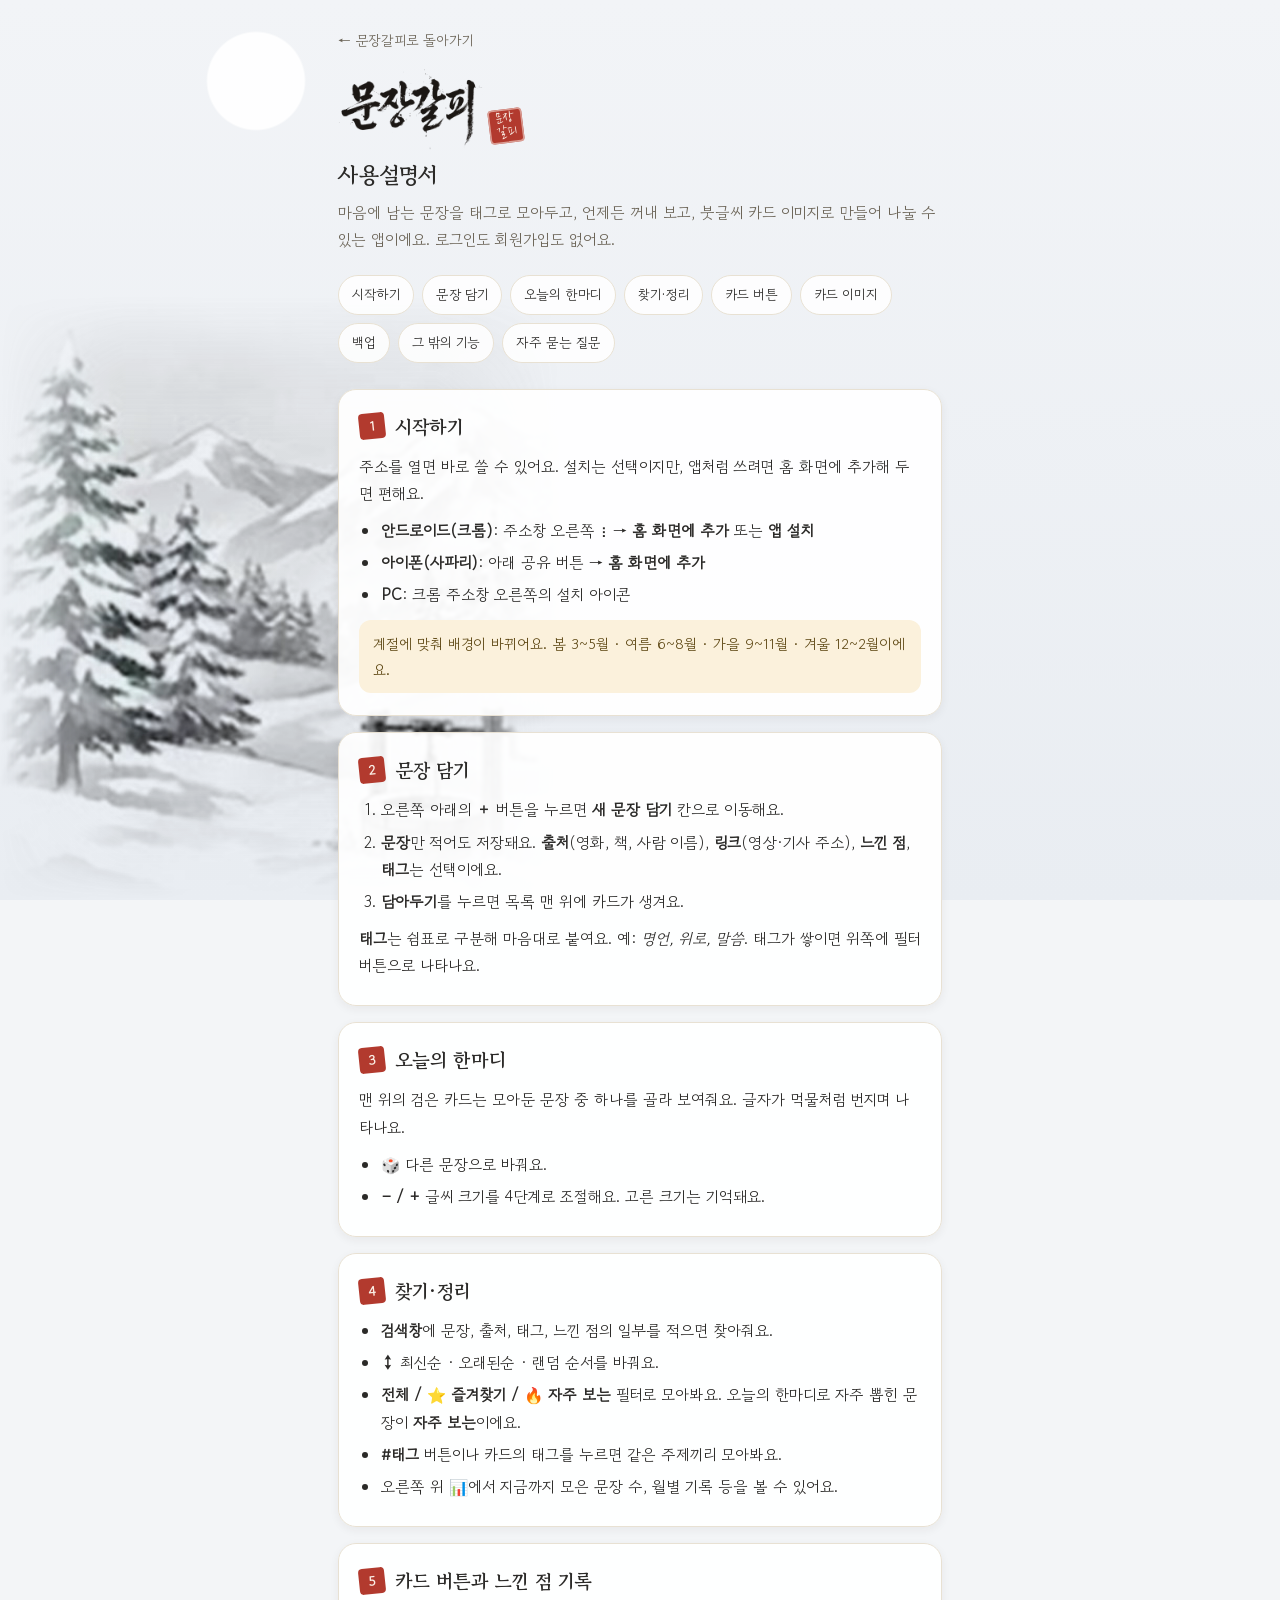
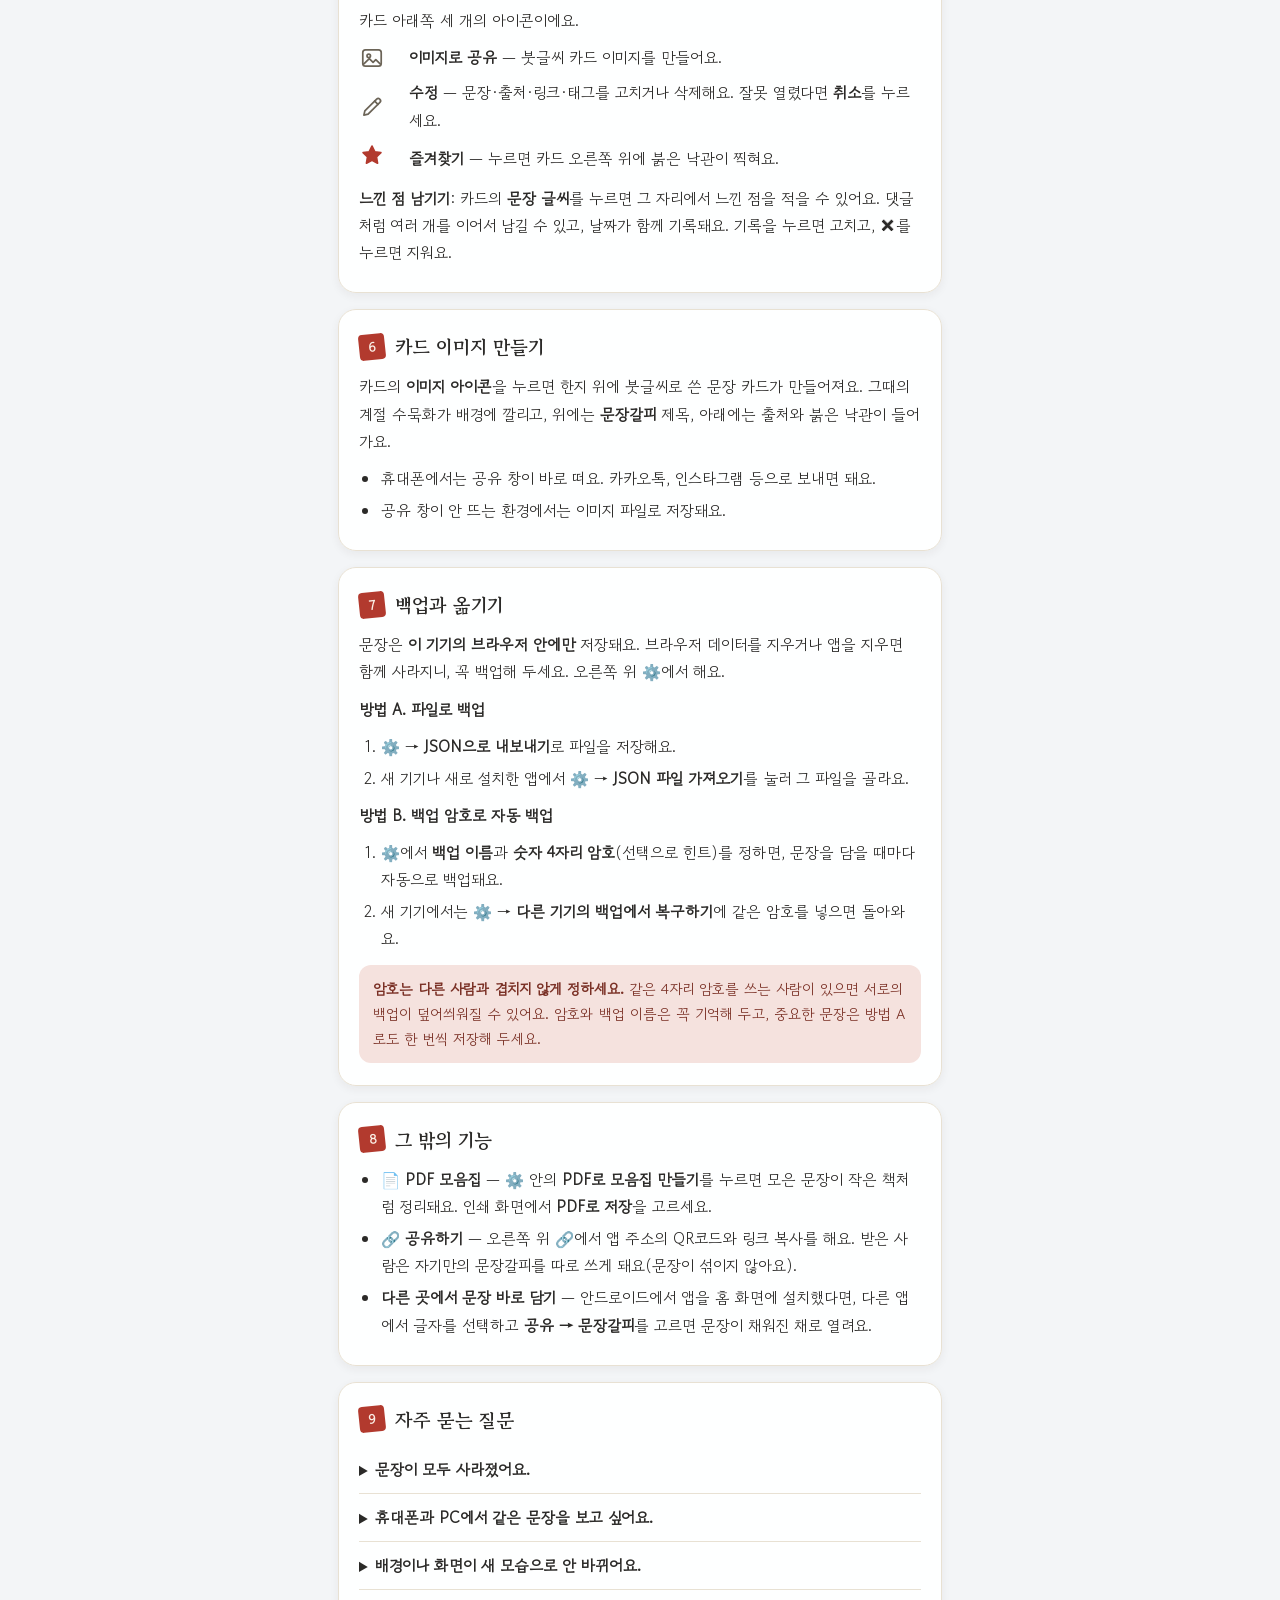
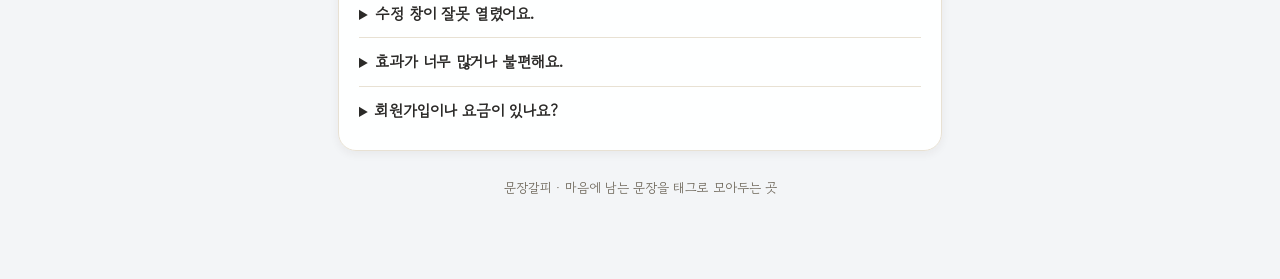
<file: guide.html>
<!DOCTYPE html>
<html lang="ko">
<head>
<meta charset="UTF-8">
<meta name="viewport" content="width=device-width, initial-scale=1.0, viewport-fit=cover">
<title>문장갈피 사용설명서</title>
<meta name="theme-color" content="#2B2A28">
<link rel="icon" href="icon-192.png" type="image/png" sizes="192x192">
<link rel="preconnect" href="https://fonts.googleapis.com">
<link rel="preconnect" href="https://fonts.gstatic.com" crossorigin>
<link href="https://fonts.googleapis.com/css2?family=Gowun+Batang:wght@400;700&family=Gowun+Dodum&family=Nanum+Brush+Script&display=swap" rel="stylesheet">
<link rel="stylesheet" href="season.css">
<script>
  // 앱과 같은 계절 배경 (봄 3~5월 / 여름 6~8월 / 가을 9~11월 / 겨울 12~2월)
  (function () {
    var m = new Date().getMonth() + 1;
    var s = m >= 3 && m <= 5 ? 'spring' : m >= 6 && m <= 8 ? 'summer' : m >= 9 && m <= 11 ? 'autumn' : 'winter';
    document.documentElement.setAttribute('data-season', s);
  })();
</script>
<style>
  :root { --ink: #2B2A28; --ink-soft: #6B6457; --card: #FFFFFF; --border: #E8E1D3; --seal: #B23A2E; --gold-text: #7D5E1B; }
  * { box-sizing: border-box; }
  html, body { margin: 0; padding: 0; }
  body { color: var(--ink); font-family: 'Gowun Dodum', sans-serif; line-height: 1.75; -webkit-font-smoothing: antialiased; }
  .wrap { max-width: 640px; margin: 0 auto; padding: calc(20px + env(safe-area-inset-top)) 18px 70px; }
  .back { display: inline-block; font-size: 14px; color: var(--ink-soft); text-decoration: none; padding: 8px 0; }
  .hero { display: flex; align-items: flex-end; gap: 6px; margin: 6px 0 4px; }
  .hero img { height: 84px; width: auto; display: block; }
  .stamp {
    display: inline-flex; align-items: center; justify-content: center; width: 34px; height: 34px; margin-bottom: 8px;
    background: var(--seal); color: #FBEFE6; border-radius: 4px; transform: rotate(-7deg); white-space: pre;
    font-family: 'Nanum Brush Script', serif; font-size: 15px; line-height: .95; text-align: center;
    box-shadow: inset 0 0 0 1.5px rgba(251,239,230,.55);
  }
  h1 { font-family: 'Gowun Batang', serif; font-size: 22px; margin: 4px 0 6px; }
  .lead { color: var(--ink-soft); margin: 0 0 22px; font-size: 15.5px; }
  .toc { display: flex; flex-wrap: wrap; gap: 8px; margin: 0 0 26px; }
  .toc a { font-size: 13.5px; color: var(--ink); text-decoration: none; background: rgba(255,255,255,.85); border: 1px solid var(--border); border-radius: 999px; padding: 7px 13px; }
  section { background: rgba(255,255,255,.92); border: 1px solid var(--border); border-radius: 18px; padding: 20px 20px 16px; margin: 0 0 16px; box-shadow: 0 3px 10px rgba(43,42,40,.06); }
  h2 { font-family: 'Gowun Batang', serif; font-size: 19px; margin: 0 0 10px; display: flex; align-items: center; gap: 10px; }
  .no { flex: none; width: 26px; height: 26px; border-radius: 4px; background: var(--seal); color: #FBEFE6; font: 700 13px 'Gowun Dodum', sans-serif; display: inline-flex; align-items: center; justify-content: center; transform: rotate(-6deg); }
  p { margin: 0 0 10px; font-size: 15.5px; }
  ol, ul { margin: 0 0 10px; padding-left: 22px; font-size: 15.5px; }
  li { margin: 0 0 5px; }
  b, strong { font-weight: 700; }
  .tip { background: #FBF1DC; border-radius: 12px; padding: 11px 14px; font-size: 14.5px; color: #5d4713; margin: 12px 0 6px; }
  .warn { background: #F5E2DE; border-radius: 12px; padding: 11px 14px; font-size: 14.5px; color: #7A3025; margin: 12px 0 6px; }
  .icons { display: grid; grid-template-columns: 38px 1fr; gap: 8px 12px; align-items: center; margin: 4px 0 10px; font-size: 15.5px; }
  .icons svg { width: 26px; height: 26px; color: var(--ink-soft); }
  .icons .on svg { color: var(--seal); }
  .icons .on svg { fill: currentColor; }
  details { border-top: 1px solid var(--border); padding: 10px 0; }
  details:first-of-type { border-top: 0; }
  summary { cursor: pointer; font-weight: 700; font-size: 15.5px; }
  details p { margin: 8px 0 0; font-size: 15px; color: #4a463f; }
  .foot { text-align: center; color: var(--ink-soft); font-size: 13px; margin-top: 26px; }
  a.link { color: #8F3C2E; }
</style>
</head>
<body>
<div class="wrap">
  <a class="back" href="./">← 문장갈피로 돌아가기</a>

  <div class="hero">
    <img src="art/title.png" alt="문장갈피">
    <span class="stamp" aria-hidden="true">문장
갈피</span>
  </div>
  <h1>사용설명서</h1>
  <p class="lead">마음에 남는 문장을 태그로 모아두고, 언제든 꺼내 보고, 붓글씨 카드 이미지로 만들어 나눌 수 있는 앱이에요. 로그인도 회원가입도 없어요.</p>

  <nav class="toc" aria-label="목차">
    <a href="#s1">시작하기</a><a href="#s2">문장 담기</a><a href="#s3">오늘의 한마디</a><a href="#s4">찾기·정리</a>
    <a href="#s5">카드 버튼</a><a href="#s6">카드 이미지</a><a href="#s7">백업</a><a href="#s8">그 밖의 기능</a><a href="#s9">자주 묻는 질문</a>
  </nav>

  <section id="s1">
    <h2><span class="no">1</span>시작하기</h2>
    <p>주소를 열면 바로 쓸 수 있어요. 설치는 선택이지만, 앱처럼 쓰려면 홈 화면에 추가해 두면 편해요.</p>
    <ul>
      <li><b>안드로이드(크롬)</b>: 주소창 오른쪽 ⋮ → <b>홈 화면에 추가</b> 또는 <b>앱 설치</b></li>
      <li><b>아이폰(사파리)</b>: 아래 공유 버튼 → <b>홈 화면에 추가</b></li>
      <li><b>PC</b>: 크롬 주소창 오른쪽의 설치 아이콘</li>
    </ul>
    <div class="tip">계절에 맞춰 배경이 바뀌어요. 봄 3~5월 · 여름 6~8월 · 가을 9~11월 · 겨울 12~2월이에요.</div>
  </section>

  <section id="s2">
    <h2><span class="no">2</span>문장 담기</h2>
    <ol>
      <li>오른쪽 아래의 <b>＋</b> 버튼을 누르면 <b>새 문장 담기</b> 칸으로 이동해요.</li>
      <li><b>문장</b>만 적어도 저장돼요. <b>출처</b>(영화, 책, 사람 이름), <b>링크</b>(영상·기사 주소), <b>느낀 점</b>, <b>태그</b>는 선택이에요.</li>
      <li><b>담아두기</b>를 누르면 목록 맨 위에 카드가 생겨요.</li>
    </ol>
    <p><b>태그</b>는 쉼표로 구분해 마음대로 붙여요. 예: <i>명언, 위로, 말씀</i>. 태그가 쌓이면 위쪽에 필터 버튼으로 나타나요.</p>
  </section>

  <section id="s3">
    <h2><span class="no">3</span>오늘의 한마디</h2>
    <p>맨 위의 검은 카드는 모아둔 문장 중 하나를 골라 보여줘요. 글자가 먹물처럼 번지며 나타나요.</p>
    <ul>
      <li><b>🎲</b> 다른 문장으로 바꿔요.</li>
      <li><b>− / +</b> 글씨 크기를 4단계로 조절해요. 고른 크기는 기억돼요.</li>
    </ul>
  </section>

  <section id="s4">
    <h2><span class="no">4</span>찾기·정리</h2>
    <ul>
      <li><b>검색창</b>에 문장, 출처, 태그, 느낀 점의 일부를 적으면 찾아줘요.</li>
      <li><b>↕️</b> 최신순 · 오래된순 · 랜덤 순서를 바꿔요.</li>
      <li><b>전체 / ⭐ 즐겨찾기 / 🔥 자주 보는</b> 필터로 모아봐요. 오늘의 한마디로 자주 뽑힌 문장이 <b>자주 보는</b>이에요.</li>
      <li><b>#태그</b> 버튼이나 카드의 태그를 누르면 같은 주제끼리 모아봐요.</li>
      <li>오른쪽 위 <b>📊</b>에서 지금까지 모은 문장 수, 월별 기록 등을 볼 수 있어요.</li>
    </ul>
  </section>

  <section id="s5">
    <h2><span class="no">5</span>카드 버튼과 느낀 점 기록</h2>
    <p>카드 아래쪽 세 개의 아이콘이에요.</p>
    <div class="icons">
      <svg viewBox="0 0 24 24" fill="none" stroke="currentColor" stroke-width="1.6" stroke-linecap="round" stroke-linejoin="round"><rect x="3.5" y="4.5" width="17" height="15" rx="2.5"/><circle cx="9" cy="10" r="1.6"/><path d="M4.5 17.5l5-5 3.5 3.5 2.5-2.5 4 4"/></svg>
      <span><b>이미지로 공유</b> — 붓글씨 카드 이미지를 만들어요.</span>
      <svg viewBox="0 0 24 24" fill="none" stroke="currentColor" stroke-width="1.6" stroke-linecap="round" stroke-linejoin="round"><path d="M4.5 19.5l.9-3.9L16.3 4.7a2 2 0 0 1 2.8 0l.2.2a2 2 0 0 1 0 2.8L8.4 18.6z"/><path d="M14.5 6.5l3 3"/></svg>
      <span><b>수정</b> — 문장·출처·링크·태그를 고치거나 삭제해요. 잘못 열렸다면 <b>취소</b>를 누르세요.</span>
      <span class="on"><svg viewBox="0 0 24 24" stroke="currentColor" stroke-width="1.6" stroke-linejoin="round"><path d="M12 3.8l2.5 5.2 5.7.8-4.1 4 1 5.7L12 16.9l-5.1 2.6 1-5.7-4.1-4 5.7-.8z"/></svg></span>
      <span><b>즐겨찾기</b> — 누르면 카드 오른쪽 위에 붉은 낙관이 찍혀요.</span>
    </div>
    <p><b>느낀 점 남기기</b>: 카드의 <b>문장 글씨</b>를 누르면 그 자리에서 느낀 점을 적을 수 있어요. 댓글처럼 여러 개를 이어서 남길 수 있고, 날짜가 함께 기록돼요. 기록을 누르면 고치고, <b>✕</b>를 누르면 지워요.</p>
  </section>

  <section id="s6">
    <h2><span class="no">6</span>카드 이미지 만들기</h2>
    <p>카드의 <b>이미지 아이콘</b>을 누르면 한지 위에 붓글씨로 쓴 문장 카드가 만들어져요. 그때의 계절 수묵화가 배경에 깔리고, 위에는 <b>문장갈피</b> 제목, 아래에는 출처와 붉은 낙관이 들어가요.</p>
    <ul>
      <li>휴대폰에서는 공유 창이 바로 떠요. 카카오톡, 인스타그램 등으로 보내면 돼요.</li>
      <li>공유 창이 안 뜨는 환경에서는 이미지 파일로 저장돼요.</li>
    </ul>
  </section>

  <section id="s7">
    <h2><span class="no">7</span>백업과 옮기기</h2>
    <p>문장은 <b>이 기기의 브라우저 안에만</b> 저장돼요. 브라우저 데이터를 지우거나 앱을 지우면 함께 사라지니, 꼭 백업해 두세요. 오른쪽 위 <b>⚙️</b>에서 해요.</p>
    <p><b>방법 A. 파일로 백업</b></p>
    <ol>
      <li>⚙️ → <b>JSON으로 내보내기</b>로 파일을 저장해요.</li>
      <li>새 기기나 새로 설치한 앱에서 ⚙️ → <b>JSON 파일 가져오기</b>를 눌러 그 파일을 골라요.</li>
    </ol>
    <p><b>방법 B. 백업 암호로 자동 백업</b></p>
    <ol>
      <li>⚙️에서 <b>백업 이름</b>과 <b>숫자 4자리 암호</b>(선택으로 힌트)를 정하면, 문장을 담을 때마다 자동으로 백업돼요.</li>
      <li>새 기기에서는 ⚙️ → <b>다른 기기의 백업에서 복구하기</b>에 같은 암호를 넣으면 돌아와요.</li>
    </ol>
    <div class="warn"><b>암호는 다른 사람과 겹치지 않게 정하세요.</b> 같은 4자리 암호를 쓰는 사람이 있으면 서로의 백업이 덮어씌워질 수 있어요. 암호와 백업 이름은 꼭 기억해 두고, 중요한 문장은 방법 A로도 한 번씩 저장해 두세요.</div>
  </section>

  <section id="s8">
    <h2><span class="no">8</span>그 밖의 기능</h2>
    <ul>
      <li><b>📄 PDF 모음집</b> — ⚙️ 안의 <b>PDF로 모음집 만들기</b>를 누르면 모은 문장이 작은 책처럼 정리돼요. 인쇄 화면에서 <b>PDF로 저장</b>을 고르세요.</li>
      <li><b>🔗 공유하기</b> — 오른쪽 위 🔗에서 앱 주소의 QR코드와 링크 복사를 해요. 받은 사람은 자기만의 문장갈피를 따로 쓰게 돼요(문장이 섞이지 않아요).</li>
      <li><b>다른 곳에서 문장 바로 담기</b> — 안드로이드에서 앱을 홈 화면에 설치했다면, 다른 앱에서 글자를 선택하고 <b>공유 → 문장갈피</b>를 고르면 문장이 채워진 채로 열려요.</li>
    </ul>
  </section>

  <section id="s9">
    <h2><span class="no">9</span>자주 묻는 질문</h2>
    <details><summary>문장이 모두 사라졌어요.</summary><p>브라우저 데이터를 지웠거나 앱을 지웠다 다시 설치하면 사라져요. 백업해 둔 JSON 파일을 가져오거나, 백업 암호로 복구해 보세요.</p></details>
    <details><summary>휴대폰과 PC에서 같은 문장을 보고 싶어요.</summary><p>자동 동기화는 없어요. 한쪽에서 JSON으로 내보내 다른 쪽에서 가져오거나, 백업 암호로 복구하세요.</p></details>
    <details><summary>배경이나 화면이 새 모습으로 안 바뀌어요.</summary><p>앱을 새로고침하세요. 그래도 그대로면 앱을 완전히 닫았다가 다시 열어 주세요.</p></details>
    <details><summary>수정 창이 잘못 열렸어요.</summary><p>아래쪽 <b>취소</b>, 위쪽 <b>✕</b>, 창 바깥의 어두운 곳을 누르기 중 편한 것으로 닫으면 문장은 그대로예요.</p></details>
    <details><summary>효과가 너무 많거나 불편해요.</summary><p>기기의 <b>동작 줄이기</b> 설정을 켜면 먹 번짐, 계절 낙하 효과가 꺼져요.</p></details>
    <details><summary>회원가입이나 요금이 있나요?</summary><p>없어요. 로그인 없이 무료로 쓰고, 내 문장은 내 기기에만 저장돼요.</p></details>
  </section>

  <p class="foot">문장갈피 · 마음에 남는 문장을 태그로 모아두는 곳</p>
</div>
</body>
</html>
</file>
<file: season.css>
/* 계절 배경: 봄 3~5월 / 여름 6~8월 / 가을 9~11월 / 겨울 12~2월
   <html data-season="spring|summer|autumn|winter"> 는 index.html 상단 스크립트가 월 기준으로 지정한다. */

:root,
:root[data-season="spring"] {
  --paper: #F7F3EC;
  --season-wash: radial-gradient(circle at 82% 9%, rgba(255,255,255,.95) 0 54px, rgba(255,255,255,0) 56px),
                 linear-gradient(180deg, #F6F1EA 0%, #F4EDEA 100%);
  --season-art: url("art/spring.jpg");
  --art-ratio: 180 / 214;
  --season-accent: #C1544A;
}

:root[data-season="summer"] {
  --paper: #F3F4EF;
  --season-wash: radial-gradient(circle at 18% 8%, rgba(255,255,255,.9) 0 46px, rgba(255,255,255,0) 48px),
                 linear-gradient(180deg, #F3F5F0 0%, #E8EEEA 100%);
  --season-art: url("art/summer.jpg");
  --art-ratio: 180 / 218;
  --season-accent: #3F7A6B;
}

:root[data-season="autumn"] {
  --paper: #F7F2EA;
  --season-wash: radial-gradient(circle at 80% 10%, rgba(255,250,240,.9) 0 50px, rgba(255,250,240,0) 52px),
                 linear-gradient(180deg, #F7F1E8 0%, #F1E7DB 100%);
  --season-art: url("art/autumn.jpg");
  --art-ratio: 178 / 202;
  --season-accent: #A8432E;
}

:root[data-season="winter"] {
  --paper: #F3F5F7;
  --season-wash: radial-gradient(circle at 20% 9%, rgba(255,255,255,.95) 0 48px, rgba(255,255,255,0) 50px),
                 linear-gradient(180deg, #F2F4F7 0%, #E9EDF2 100%);
  --season-art: url("art/winter.jpg");
  --art-ratio: 180 / 194;
  --season-accent: #5B6B80;
}

body { background: var(--paper); }

/* 한지 톤 바탕 + 계절 그림을 화면 뒤에 고정. 내용 뒤(z-index:-1)라 글자 가독성에는 영향 없다. */
body::before {
  content: ""; position: fixed; inset: 0; z-index: -1; pointer-events: none;
  background: var(--season-wash);
}
body::after {
  content: ""; position: fixed; left: 0; bottom: 0; z-index: -1; pointer-events: none;
  width: min(100vw, 440px); aspect-ratio: var(--art-ratio);
  background: var(--season-art) no-repeat center bottom / 100% 100%;
  mix-blend-mode: multiply; opacity: .8;
  -webkit-mask-image: linear-gradient(to right, transparent, #000 22%, #000 78%, transparent), linear-gradient(to bottom, transparent, #000 24%, #000 80%, transparent);
  -webkit-mask-composite: source-in;
  mask-image: linear-gradient(to right, transparent, #000 22%, #000 78%, transparent), linear-gradient(to bottom, transparent, #000 24%, #000 80%, transparent);
  mask-composite: intersect;
}
@media (min-width: 900px) {
  body::after { width: 560px; opacity: .9; }
}
@media (prefers-reduced-motion: no-preference) {
  body::before, body::after { animation: seasonFade .8s ease both; }
  @keyframes seasonFade { from { opacity: 0; } }
}
</file>
